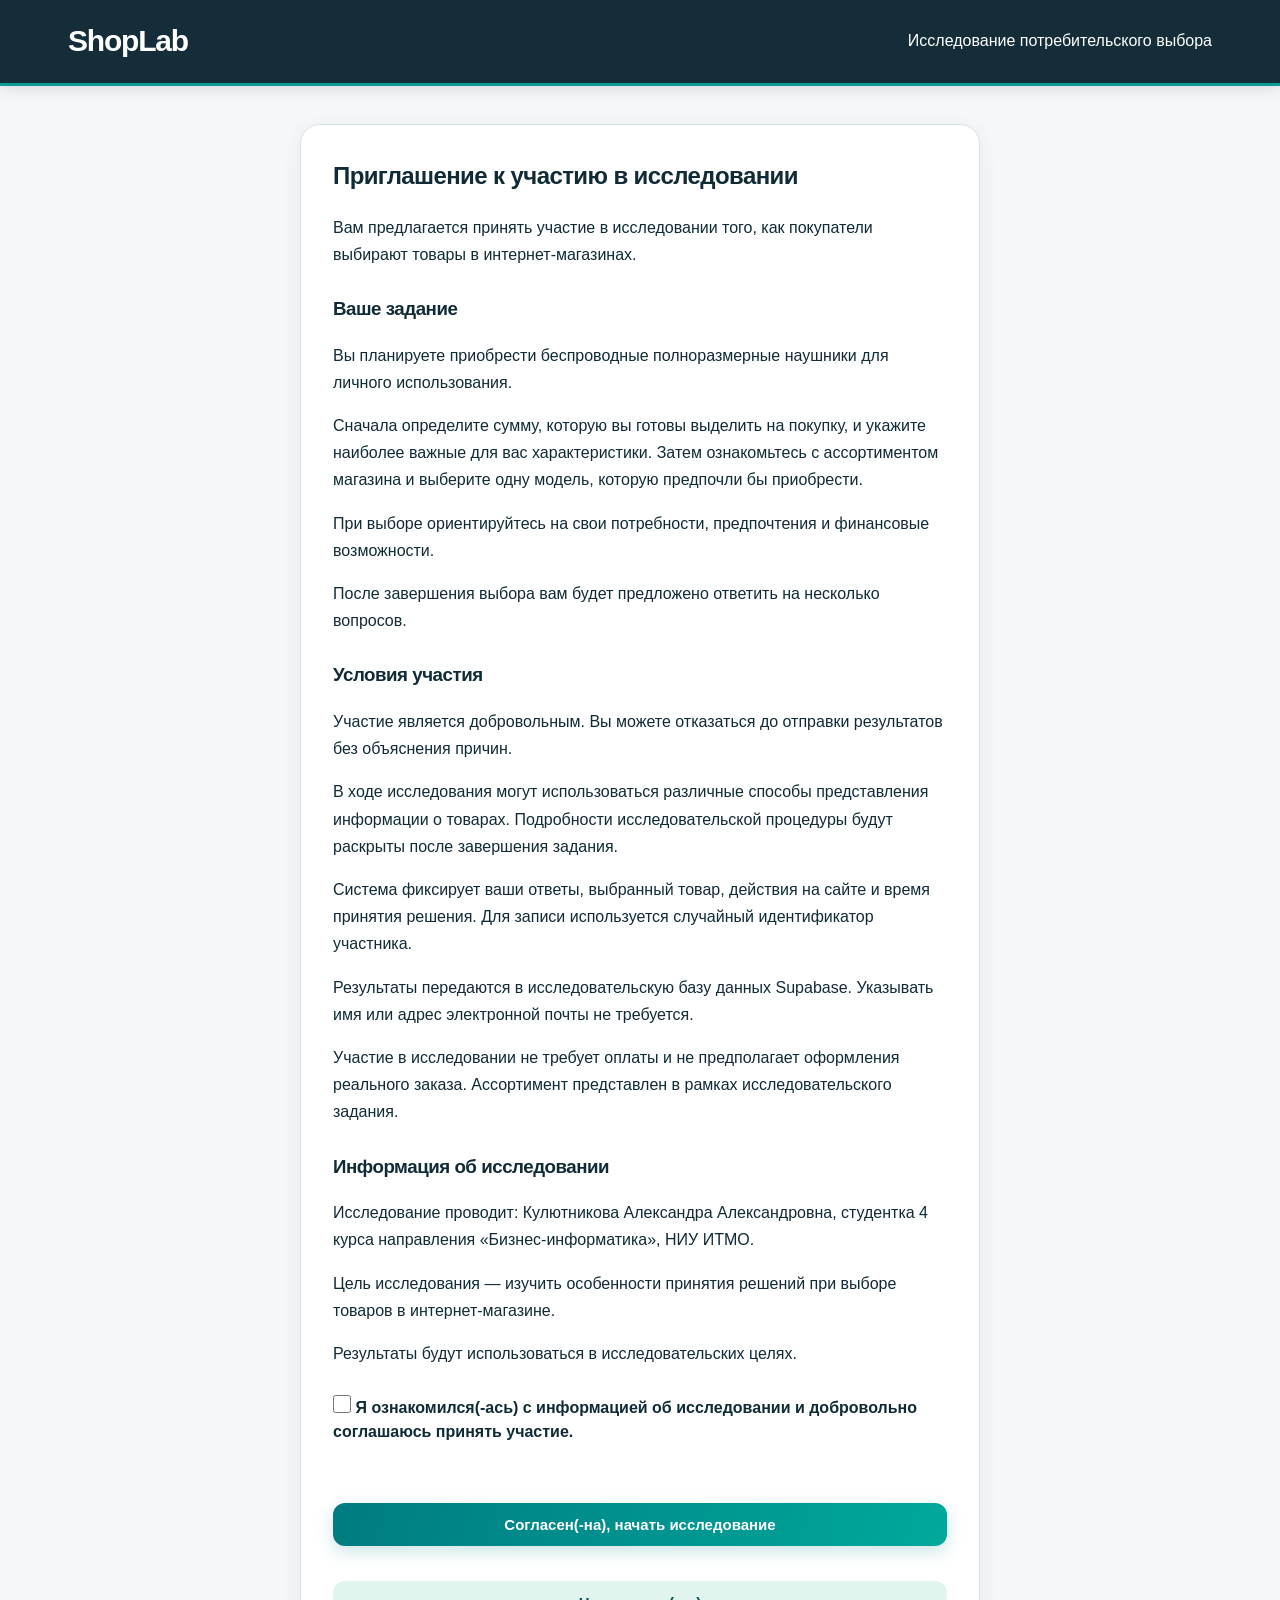
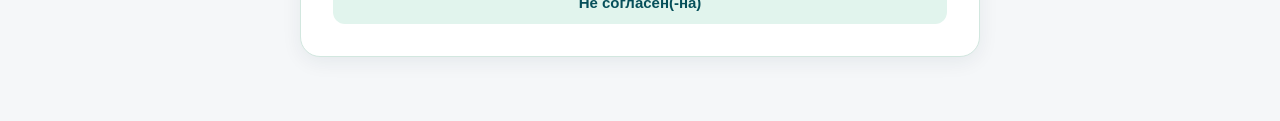
<file: index.html>
<!DOCTYPE html>
<html lang="ru">
<head>
    <meta charset="UTF-8">
    <meta name="viewport"
          content="width=device-width, initial-scale=1.0">

    <title>ShopLab — Участие в исследовании</title>

    <link rel="stylesheet" href="style.css">
    <script src="consent.js" defer></script>
</head>
<body>

<header class="header">
    <div class="header-inner">
        <h1>ShopLab</h1>
        <span>Исследование потребительского выбора</span>
    </div>
</header>

<main class="container">
    <section class="questionnaire">

        <h2>Приглашение к участию в исследовании</h2>
        <p>Вам предлагается принять участие в исследовании того, как покупатели выбирают товары в интернет-магазинах.</p>
        <h3>Ваше задание</h3>
        <p>Вы планируете приобрести беспроводные полноразмерные наушники для личного использования.</p>
        <p>Сначала определите сумму, которую вы готовы выделить на покупку, и укажите наиболее важные для вас характеристики. Затем ознакомьтесь с ассортиментом магазина и выберите одну модель, которую предпочли бы приобрести.</p>
        <p>При выборе ориентируйтесь на свои потребности, предпочтения и финансовые возможности.</p>
        <p>После завершения выбора вам будет предложено ответить на несколько вопросов.</p>
        <h3>Условия участия</h3>
        <p>Участие является добровольным. Вы можете отказаться до отправки результатов без объяснения причин.</p>
        <p>В ходе исследования могут использоваться различные способы представления информации о товарах. Подробности исследовательской процедуры будут раскрыты после завершения задания.</p>
        <p>Система фиксирует ваши ответы, выбранный товар, действия на сайте и время принятия решения. Для записи используется случайный идентификатор участника.</p>
        <p>Результаты передаются в исследовательскую базу данных Supabase. Указывать имя или адрес электронной почты не требуется.</p>
        <p>Участие в исследовании не требует оплаты и не предполагает оформления реального заказа. Ассортимент представлен в рамках исследовательского задания.</p>
        <h3>Информация об исследовании</h3>
        <p>Исследование проводит: Кулютникова Александра Александровна, студентка 4 курса направления «Бизнес-информатика», НИУ ИТМО.</p>
        <p>Цель исследования — изучить особенности принятия решений при выборе товаров в интернет-магазине.</p>
        <p>Результаты будут использоваться в исследовательских целях.</p>

        <form id="consent-form">

            <label class="consent-option">
                <input
                    type="checkbox"
                    id="consent-checkbox"
                    required>

                Я ознакомился(-ась) с информацией
                об исследовании и добровольно
                соглашаюсь принять участие.
            </label>

            <button type="submit">
                Согласен(-на), начать исследование
            </button>

            <button
                type="button"
                id="decline-button"
                class="secondary-button">
                Не согласен(-на)
            </button>

        </form>

        <p id="decline-message" class="hidden">
            Вы отказались от участия.
            Никакие ответы в рамках этого
            прохождения не были отправлены.
            Спасибо за уделённое время.
        </p>

    </section>
</main>

</body>
</html>
</file>
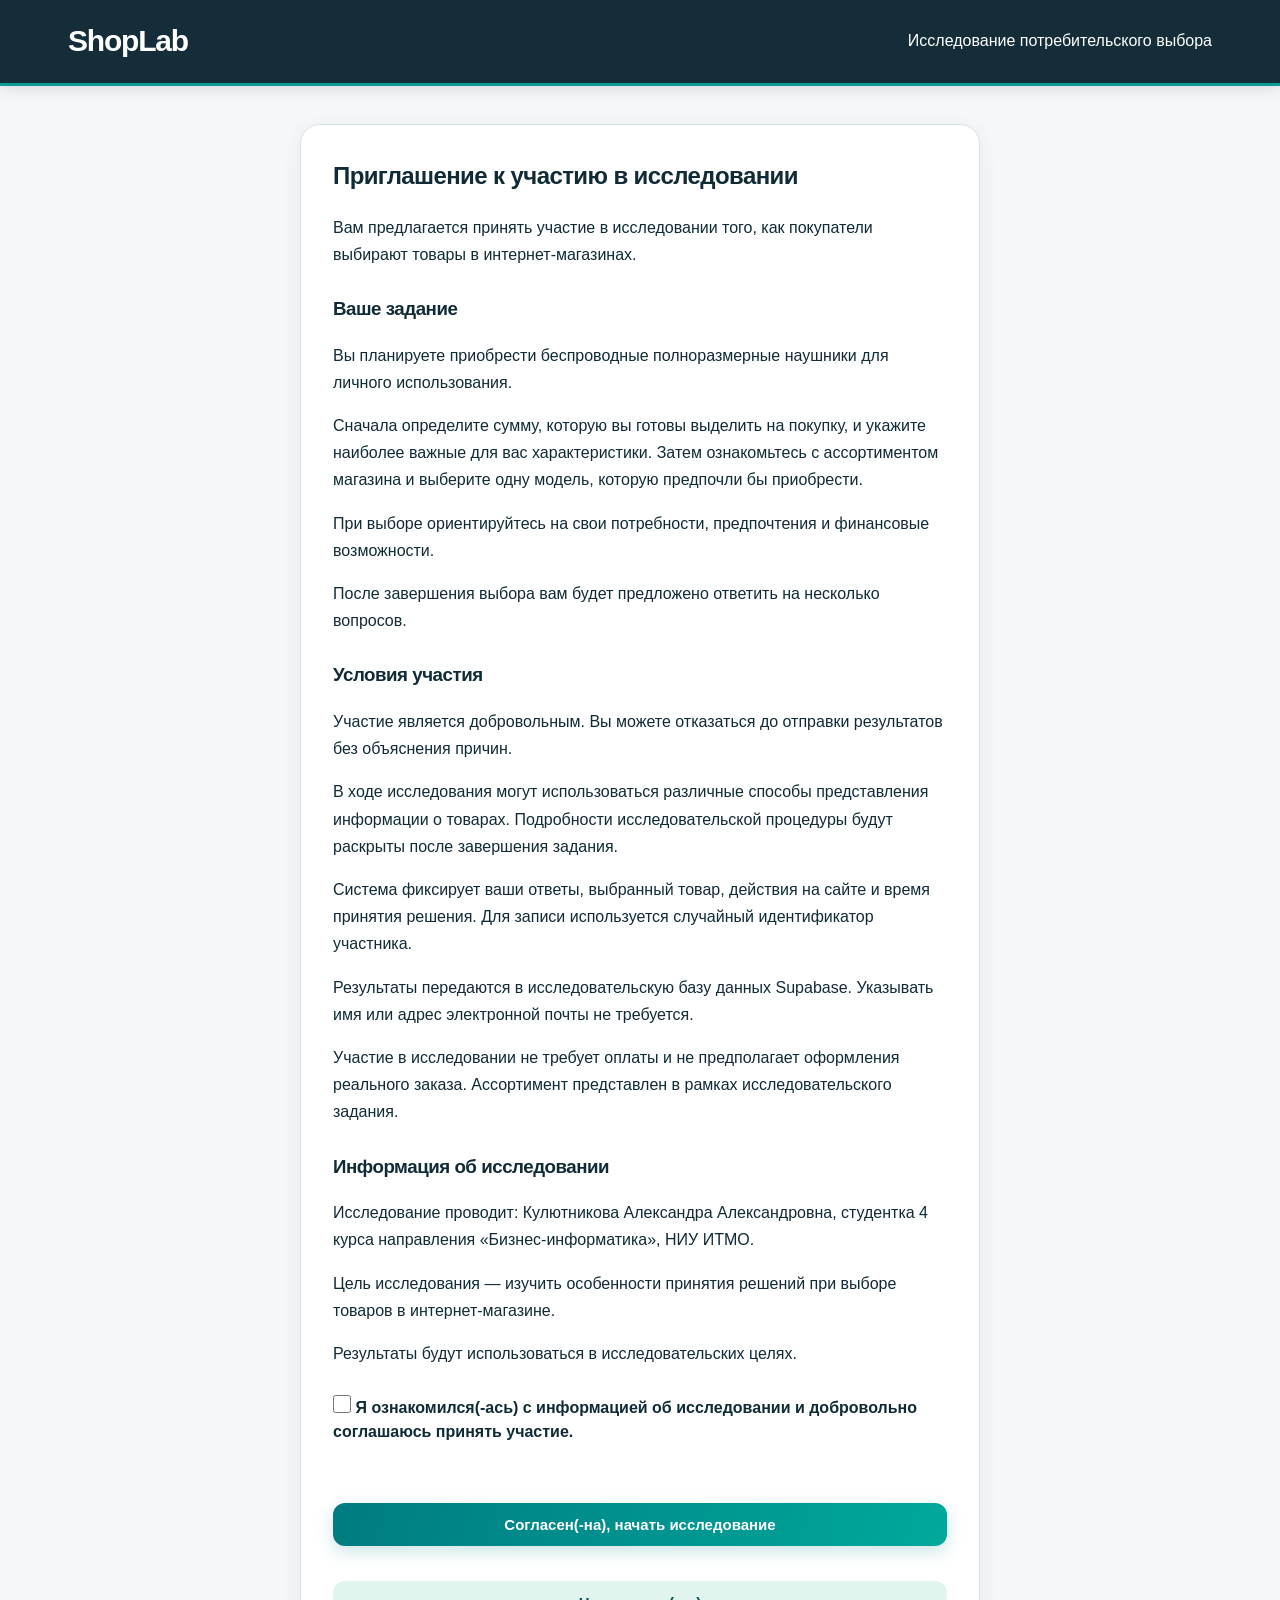
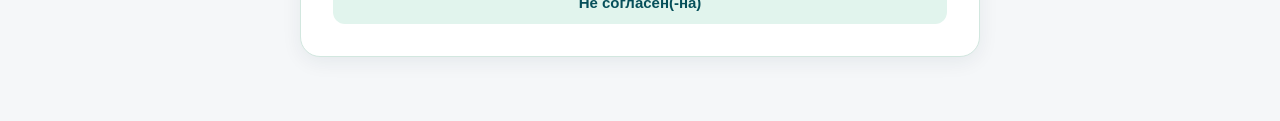
<file: cart.html>
<!DOCTYPE html>
<html lang="ru">
<head>
    <meta charset="UTF-8">
    <meta name="viewport"
          content="width=device-width, initial-scale=1.0">

    <title>ShopLab — Корзина</title>

    <link rel="stylesheet" href="style.css">

    <script src="tracking.js" defer></script>
    <script src="store-nav.js" defer></script>
    <script src="products.js" defer></script>
    <script src="pricing.js" defer></script>
    <script src="cart.js" defer></script>
</head>

<body>
<header class="header store-header">
    <div class="header-inner store-header-main">
        <a class="store-brand" href="catalog.html#store-top" aria-label="ShopLab — главная страница магазина">
            <span class="store-brand-icon" aria-hidden="true">♫</span>
            <span>ShopLab<small>аудиотехника</small></span>
        </a>
        <a href="cart.html" class="cart-link store-cart-link" aria-label="Открыть корзину">
            <span aria-hidden="true">🛒</span> Корзина <span class="store-cart-count" id="cart-count">0</span>
        </a>
    </div>
    <nav class="store-nav" aria-label="Разделы магазина">
        <div class="store-nav-inner">
            <a href="catalog.html#store-top" class="store-nav-home">Главная</a>
            <a href="catalog.html#products" class="store-nav-catalog">Каталог</a>
            <a href="catalog.html#about-store" class="store-nav-about">О магазине</a>
        </div>
    </nav>
</header>

<main class="container">
    <nav class="breadcrumbs" aria-label="Навигационная цепочка"><a href="catalog.html#store-top">Главная</a> / <a href="catalog.html#products">Каталог</a> / Корзина</nav>
    <section class="questionnaire">
        <h2>Ваша корзина</h2>

        <p class="subtitle">
            Сравните добавленные модели и подтвердите окончательный выбор.
        </p>

        <div id="cart-product"></div>

        <div id="cart-price-details"
             class="price-details"></div>

        <div class="cart-actions">
            <button id="confirm-cart"
                    type="button">
                Подтвердить выбор
            </button>

            <button id="change-product"
                    type="button"
                    class="secondary-button">
                Вернуться к товарам
            </button>

            <button id="remove-product"
                    type="button"
                    class="secondary-button">
                Удалить выбранный товар из корзины
            </button>
        </div>

        <p id="cart-message" class="hidden"></p>
    </section>
</main>
</body>
</html>
</file>
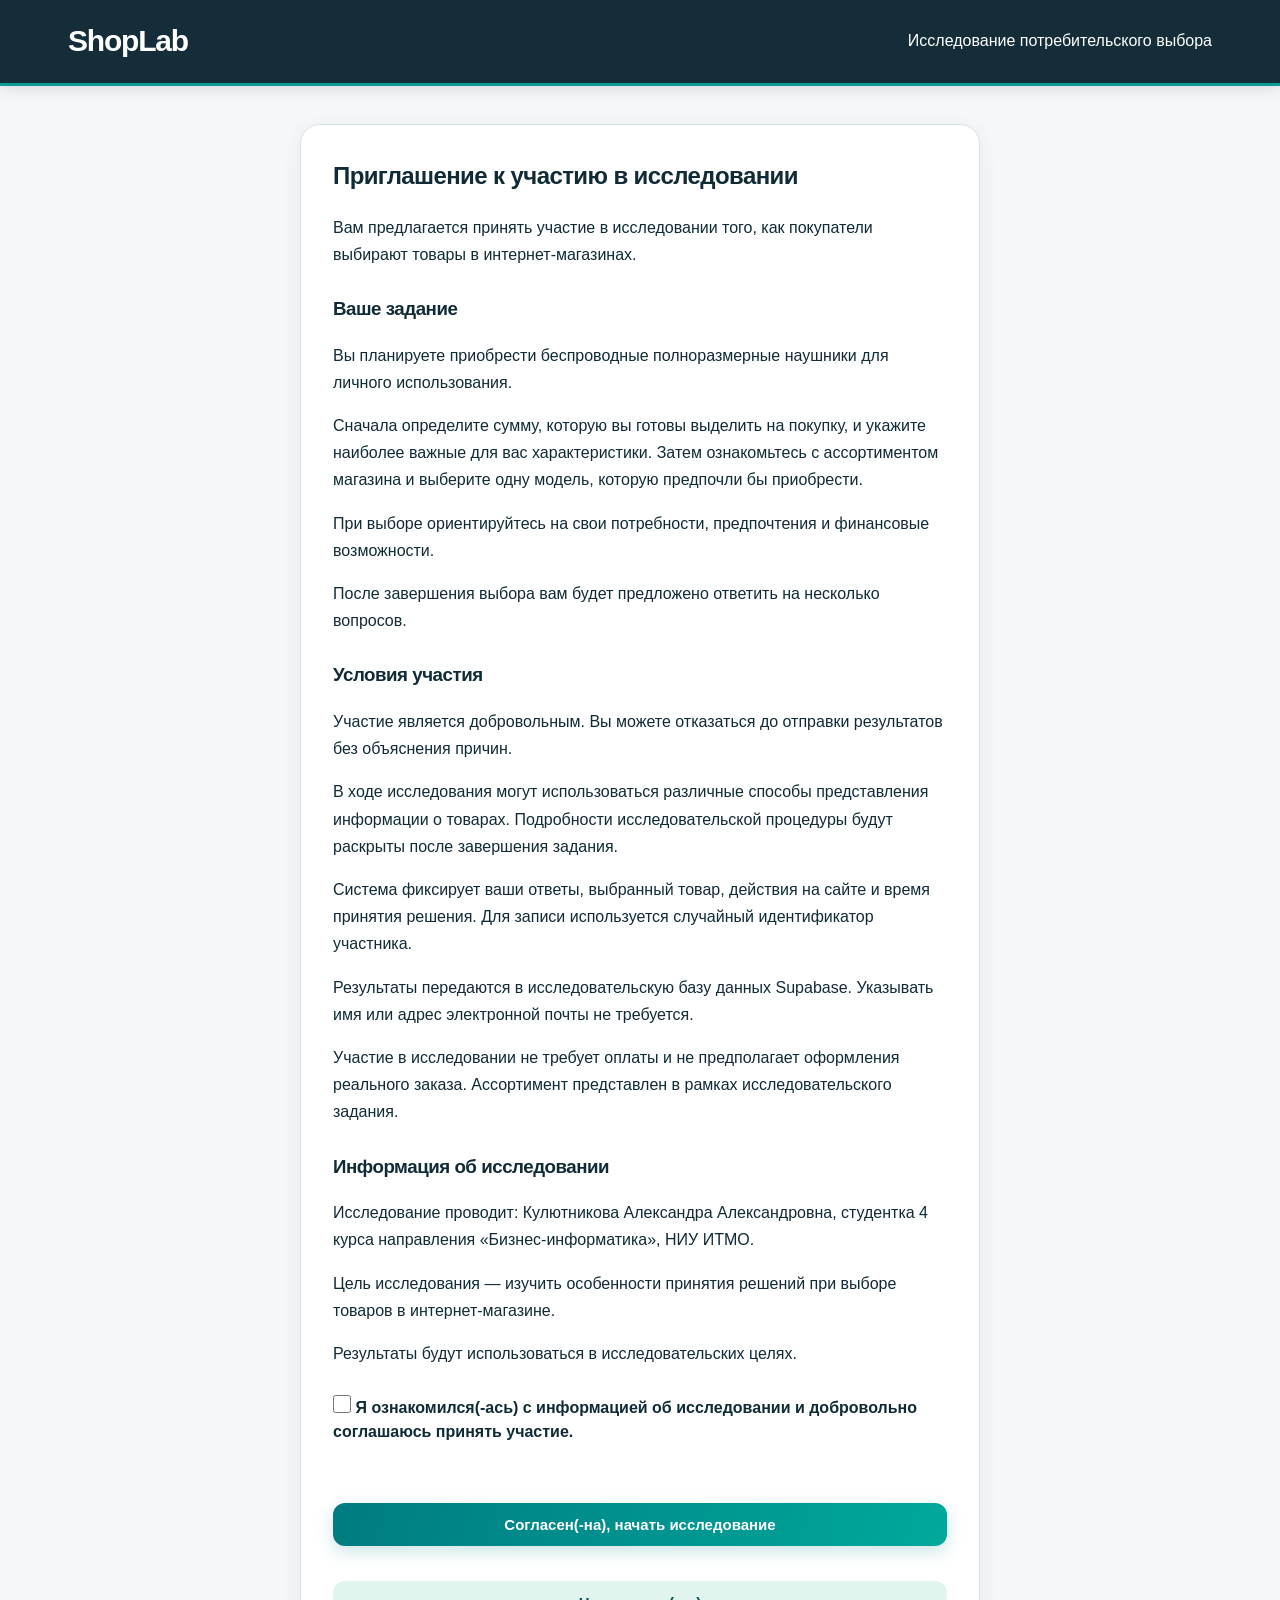
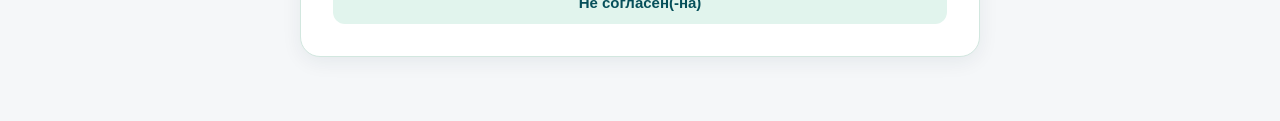
<file: catalog.html>
<!DOCTYPE html>
<html lang="ru">
<head>
    <meta charset="UTF-8">
    <meta name="viewport"
          content="width=device-width, initial-scale=1.0">

    <title>ShopLab — Каталог</title>

    <link rel="stylesheet" href="style.css">

    <script src="experiment.js" defer></script>
    <script src="tracking.js" defer></script>
    <script src="store-nav.js" defer></script>
    <script src="products.js" defer></script>
    <script src="pricing.js" defer></script>
    <script src="reviews.js" defer></script>
    <script src="script.js" defer></script>
</head>
<body>

<header class="header store-header">
    <div class="header-inner store-header-main">
        <a class="store-brand" href="catalog.html#store-top" aria-label="ShopLab — главная страница магазина">
            <span class="store-brand-icon" aria-hidden="true">♫</span>
            <span>ShopLab<small>аудиотехника</small></span>
        </a>
        <a href="cart.html" class="cart-link store-cart-link" aria-label="Открыть корзину">
            <span aria-hidden="true">🛒</span> Корзина <span class="store-cart-count" id="cart-count">0</span>
        </a>
    </div>
    <nav class="store-nav" aria-label="Разделы магазина">
        <div class="store-nav-inner">
            <a href="catalog.html#store-top" class="store-nav-home">Главная</a>
            <a href="catalog.html#products" class="store-nav-catalog">Каталог</a>
            <a href="catalog.html#about-store" class="store-nav-about">О магазине</a>
        </div>
    </nav>
</header>

<main class="container" id="store-top">
    <nav class="breadcrumbs" aria-label="Навигация"><a href="catalog.html#store-top">Главная</a> / <a href="catalog.html#products">Каталог</a> / Наушники</nav>
    <h2>Выберите наушники</h2>

    <p class="subtitle">
        Сравните модели, добавьте интересующие
        товары в корзину и выберите один
        для окончательного подтверждения.
    </p>

    <section id="about-store" class="store-about store-about-compact" aria-label="О магазине">
        <div class="store-about-icon" aria-hidden="true">♫</div>
        <div>
            <h2>О ShopLab</h2>
            <p>Магазин аудиотехники с подборкой беспроводных полноразмерных наушников. Сравните модели по характеристикам и стоимости.</p>
        </div>
    </section>

    <div class="catalog-toolbar">
        <div class="catalog-toolbar-summary">Каталог <span>· 6 моделей</span></div>
        <div class="catalog-sort-control">
            <label for="catalog-sort">Сортировка</label>
            <select id="catalog-sort" aria-label="Сортировка товаров">
                <option value="default">По умолчанию</option>
                <option value="price_asc">Сначала дешевле</option>
                <option value="price_desc">Сначала дороже</option>
            </select>
        </div>
    </div>

    <section
        id="products"
        class="products"
        aria-label="Каталог наушников">
    </section>
</main>

<aside id="cart-panel" class="cart-panel hidden" aria-label="Переход в корзину">
    <span role="status">Товаров в корзине: <strong id="cart-panel-count">0</strong></span>
    <a href="cart.html" class="cart-panel-link">Перейти в корзину →</a>
</aside>
</body>
</html>
</file>
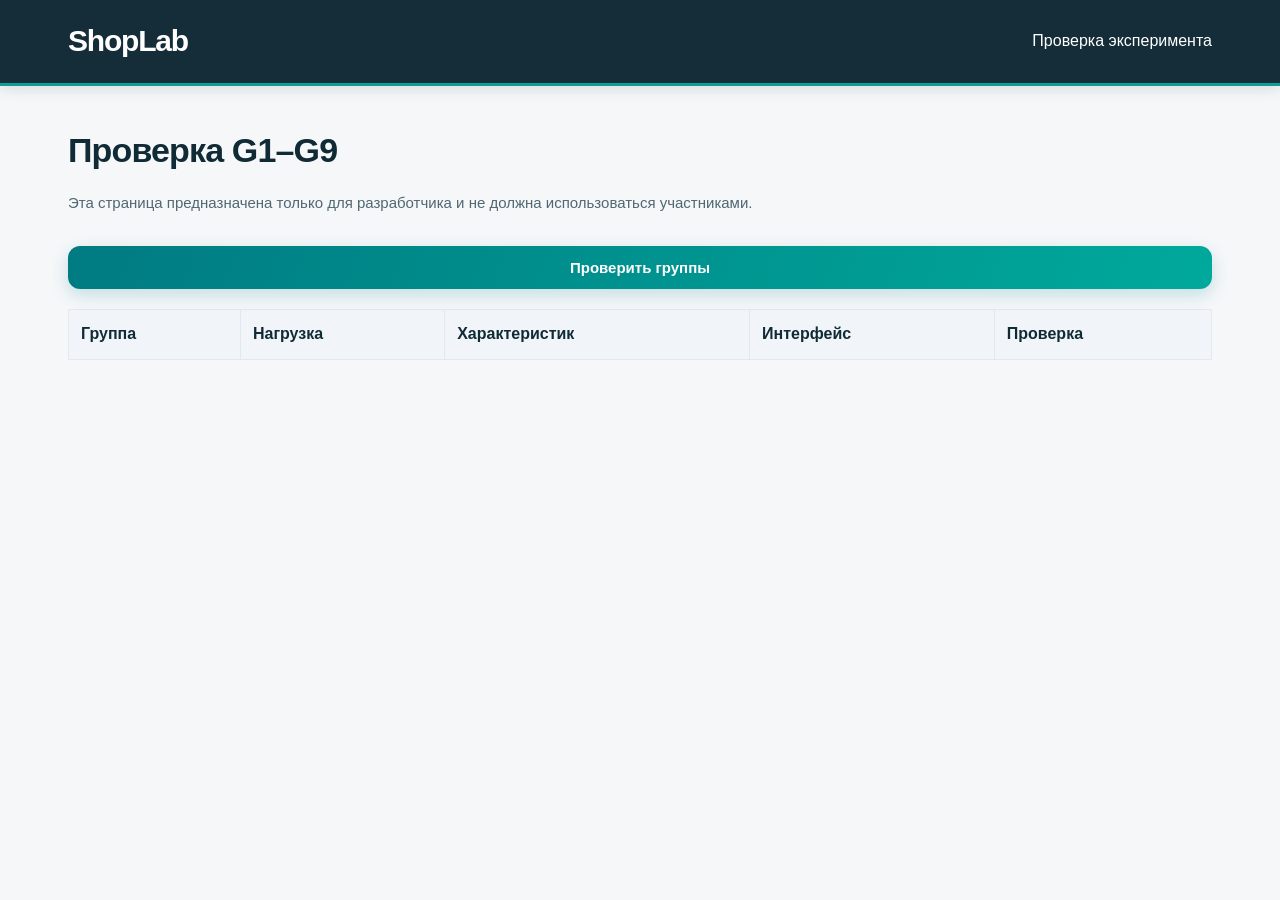
<file: experiment-check.html>
<!DOCTYPE html>
<html lang="ru">
<head>
    <meta charset="UTF-8">
    <meta name="viewport"
          content="width=device-width, initial-scale=1.0">

    <title>ShopLab — Проверка эксперимента</title>

    <link rel="stylesheet" href="style.css">

    <style>
        .check-table {
            width: 100%;
            border-collapse: collapse;
            background: white;
            margin-top: 20px;
        }

        .check-table th,
        .check-table td {
            border: 1px solid #e2e8f0;
            padding: 12px;
            text-align: left;
        }

        .check-table th {
            background: #f1f5f9;
        }

        .check-pass {
            color: #15803d;
            font-weight: bold;
        }

        .check-fail {
            color: #b91c1c;
            font-weight: bold;
        }

        .check-table-wrap {
            overflow-x: auto;
        }
    </style>
</head>
<body>

<header class="header">
    <div class="header-inner">
        <h1>ShopLab</h1>
        <span>Проверка эксперимента</span>
    </div>
</header>

<main class="container">
    <h2>Проверка G1–G9</h2>

    <p class="subtitle">
        Эта страница предназначена только
        для разработчика и не должна
        использоваться участниками.
    </p>

    <button id="run-check" type="button">
        Проверить группы
    </button>

    <div class="check-table-wrap">
        <table class="check-table">
            <thead>
                <tr>
                    <th>Группа</th>
                    <th>Нагрузка</th>
                    <th>Характеристик</th>
                    <th>Интерфейс</th>
                    <th>Проверка</th>
                </tr>
            </thead>

            <tbody id="check-results"></tbody>
        </table>
    </div>
</main>

<script src="experiment.js"></script>

<script>
        
    const expectedGroups = [
        { group: "G1", load: "low", pattern: "neutral" },
        { group: "G2", load: "low", pattern: "hidden_costs" },
        { group: "G3", load: "low", pattern: "visual_misdirection" },

        { group: "G4", load: "medium", pattern: "neutral" },
        { group: "G5", load: "medium", pattern: "hidden_costs" },
        { group: "G6", load: "medium", pattern: "visual_misdirection" },

        { group: "G7", load: "high", pattern: "neutral" },
        { group: "G8", load: "high", pattern: "hidden_costs" },
        { group: "G9", load: "high", pattern: "visual_misdirection" }
    ];


    const attributeCounts = {
        low: 4,
        medium: 8,
        high: 12
    };

    
document.getElementById("run-check")
    .addEventListener("click", function() {

        const tbody =
            document.getElementById("check-results");

        tbody.innerHTML = "";

        expectedGroups.forEach(function(expected) {

            const actual = experimentalConditions.find(
                item => item.group === expected.group
            );

            const correct =
                actual !== undefined &&
                actual.load === expected.load &&
                actual.pattern === expected.pattern;

            const count = actual
                ? attributeCounts[actual.load]
                : "—";

            const row = document.createElement("tr");

            const values = [
                expected.group,
                actual?.load ?? "Не найдена",
                count ?? "Неизвестно",
                actual?.pattern ?? "Не найден",
                correct ? "✓ OK" : "✗ Ошибка"
            ];

            values.forEach(function(value, index) {
                const cell = document.createElement("td");

                cell.textContent = value;

                if (index === 4) {
                    cell.className = correct
                        ? "check-pass"
                        : "check-fail";
                }

                row.appendChild(cell);
            });

            tbody.appendChild(row);
        });

        const actualGroupNames = experimentalConditions.map(
            item => item.group
        );

        const uniqueGroupNames =
            new Set(actualGroupNames);

        if (
            experimentalConditions.length !== 9 ||
            uniqueGroupNames.size !== 9
        ) {
            alert(
                "Внимание: количество групп или " +
                "уникальность их названий нарушены!"
            );
        }
    });



</script>

</body>
</html>
</file>
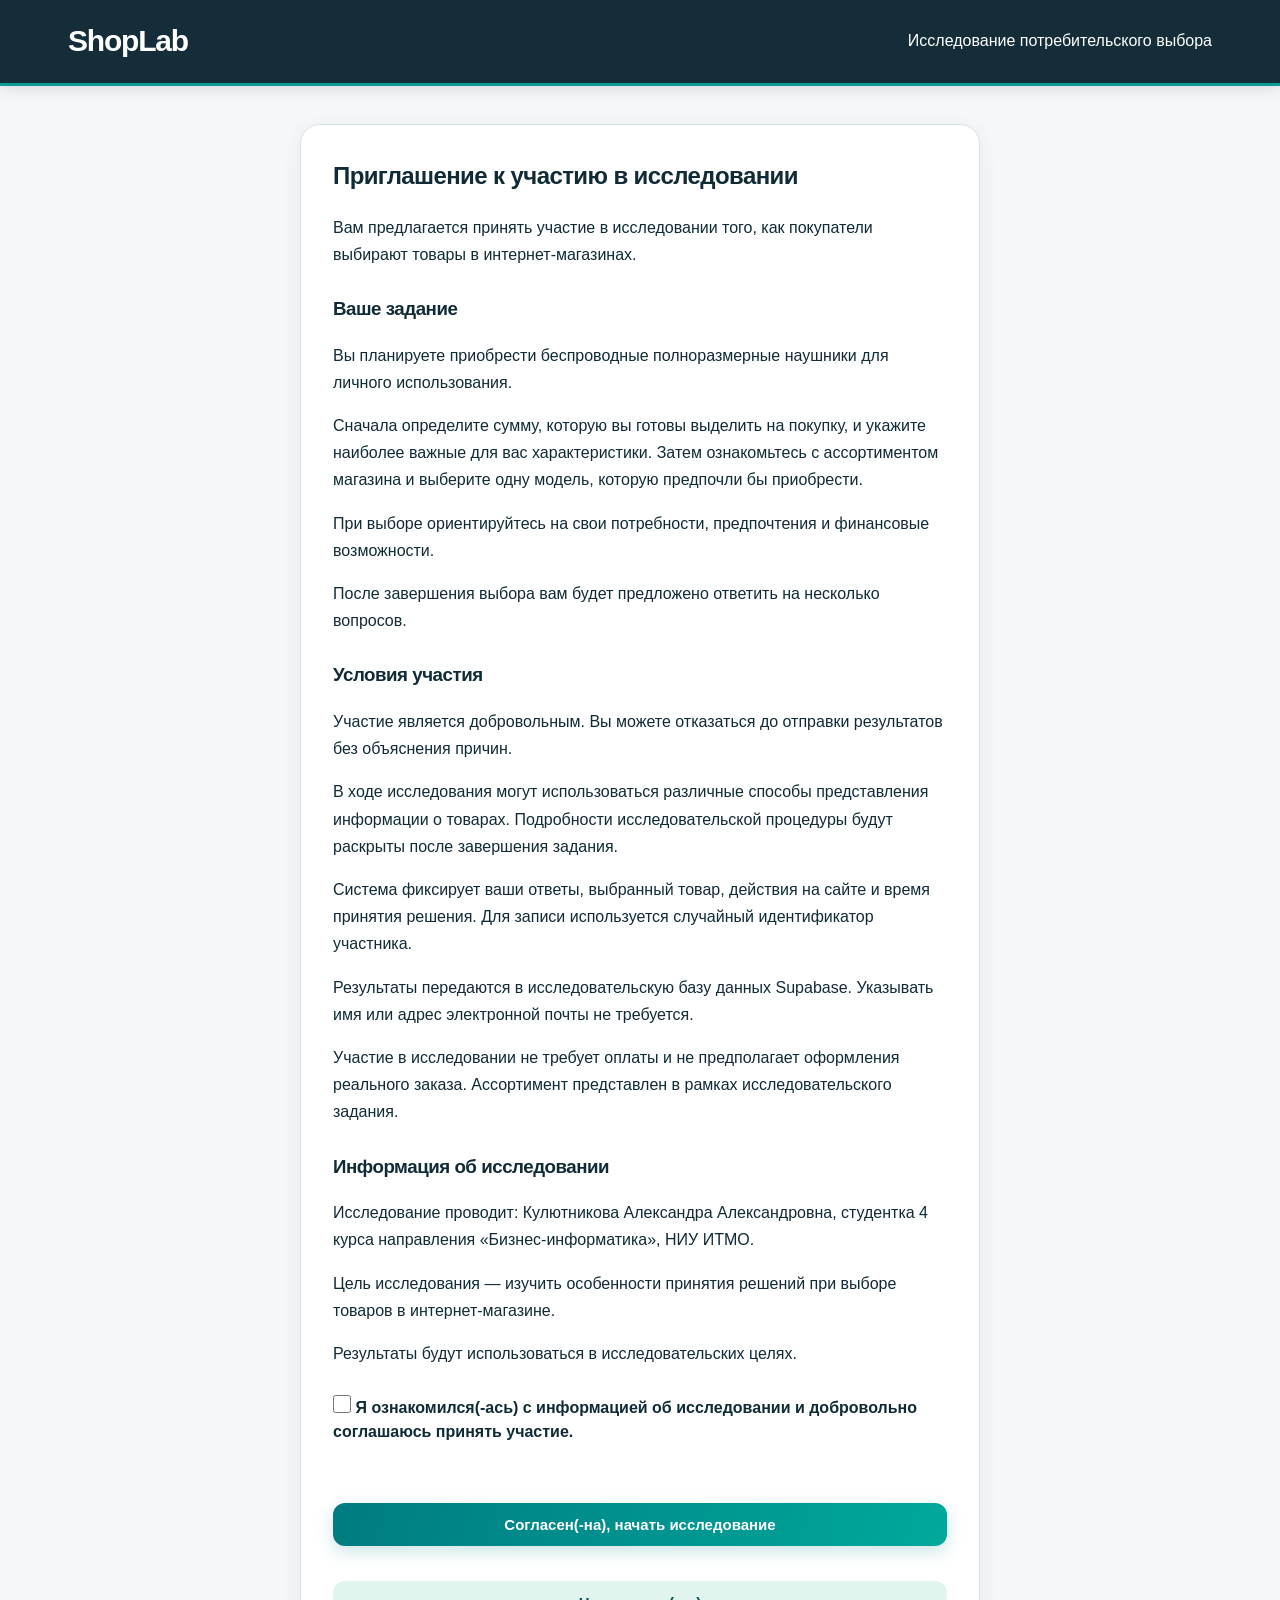
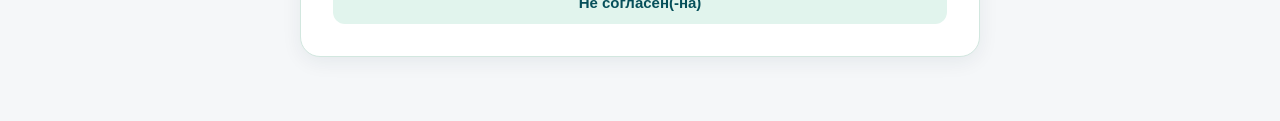
<file: preferences.html>
<!DOCTYPE html>
<html lang="ru">
<head>
    <meta charset="UTF-8">
    <meta name="viewport"
          content="width=device-width, initial-scale=1.0">
    <title>ShopLab — Предпочтения</title>
    <link rel="stylesheet" href="style.css">
    <script src="experiment.js" defer></script>
    <script src="products.js" defer></script>
    <script src="pricing.js" defer></script>
    <script src="preferences.js" defer></script>
</head>
<body>

<header class="header">
    <div class="header-inner">
        <h1>ShopLab</h1>
        <span>Этап 1: Ваши предпочтения</span>
    </div>
</header>

<main class="container">
    <section class="questionnaire">

        <h2>Расскажите о своих предпочтениях</h2>

        <p class="subtitle">
                Представьте, что вы выбираете беспроводные
                наушники для личного использования.

                Сначала укажите свой бюджет и оцените
                важность характеристик.

                Затем вы сможете сравнить несколько моделей
                и добавить интересующие товары в корзину.

                В конце необходимо выбрать одну модель,
                которую вы предпочли бы приобрести.
                Принимайте решение так, как если бы покупали наушники за собственные средства.
        </p>

        <form id="preferences-form">

            <label for="budget">
                    Какую максимальную сумму в рублях
                    вы готовы потратить на покупку наушников?
            </label>

            <div class="field">
                <input
                    type="number"
                    id="budget"
                    step="1"
                    required
                >
                <span>₽</span>
            </div>

            <h3>Насколько важны характеристики?</h3>

            <p class="subtitle">
                Оцените каждую характеристику
                по шкале от 1 до 5.
            </p>

            <label for="battery">
                Время автономной работы
            </label>
            <select id="battery" required>
                <option value="">Выберите оценку</option>
                <option value="1">1 — Совсем не важно</option>
                <option value="2">2 — Скорее не важно</option>
                <option value="3">3 — Умеренно важно</option>
                <option value="4">4 — Важно</option>
                <option value="5">5 — Очень важно</option>
            </select>

            <label for="noise">
                Наличие шумоподавления
            </label>
            <select id="noise" required>
                <option value="">Выберите оценку</option>
                <option value="1">1 — Совсем не важно</option>
                <option value="2">2 — Скорее не важно</option>
                <option value="3">3 — Умеренно важно</option>
                <option value="4">4 — Важно</option>
                <option value="5">5 — Очень важно</option>
            </select>

            <label for="weight">
                Небольшой вес наушников
            </label>
            <select id="weight" required>
                <option value="">Выберите оценку</option>
                <option value="1">1 — Совсем не важно</option>
                <option value="2">2 — Скорее не важно</option>
                <option value="3">3 — Умеренно важно</option>
                <option value="4">4 — Важно</option>
                <option value="5">5 — Очень важно</option>
            </select>

            <label for="warranty">
                Продолжительность гарантии
            </label>
            <select id="warranty" required>
                <option value="">Выберите оценку</option>
                <option value="1">1 — Совсем не важно</option>
                <option value="2">2 — Скорее не важно</option>
                <option value="3">3 — Умеренно важно</option>
                <option value="4">4 — Важно</option>
                <option value="5">5 — Очень важно</option>
            </select>

            <button type="submit">
                Продолжить к выбору товаров
            </button>

        </form>
    </section>
</main>

<script src="number-input-fix.js" defer></script>

</body>
</html>
</file>
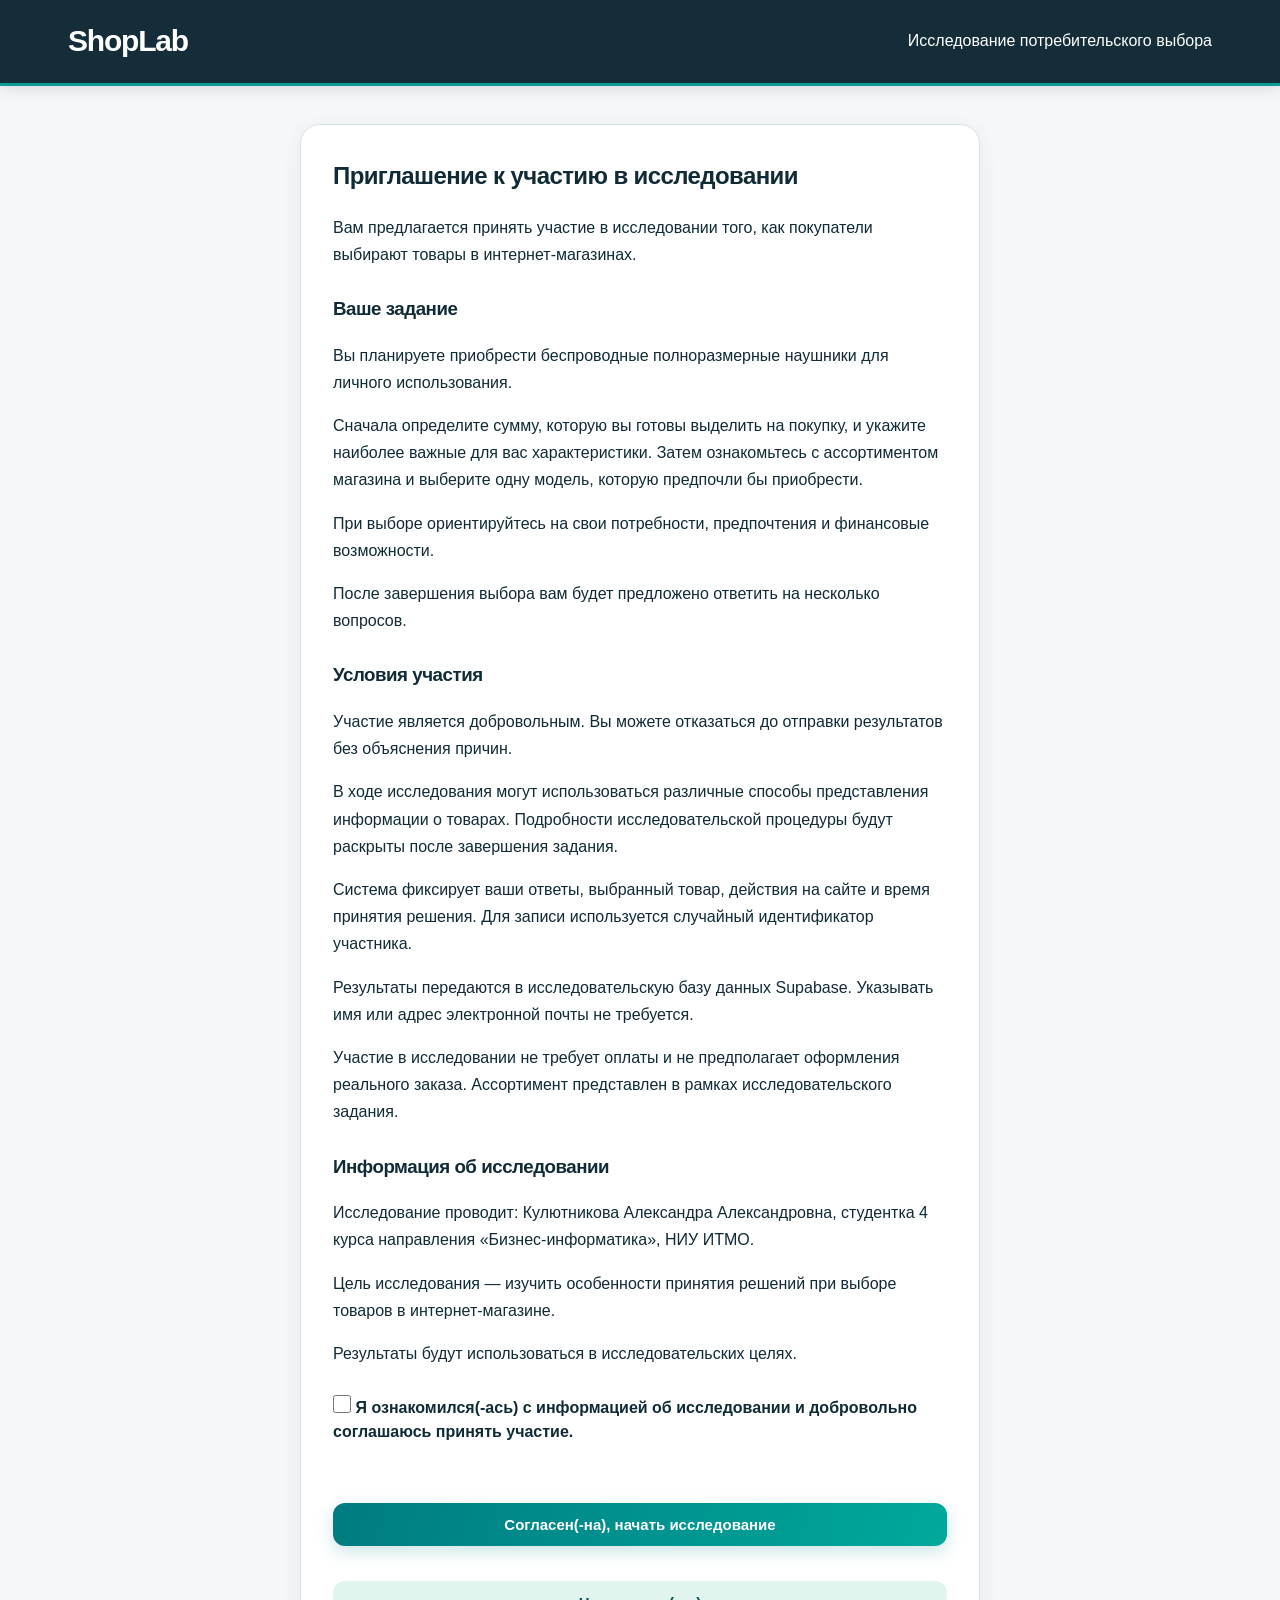
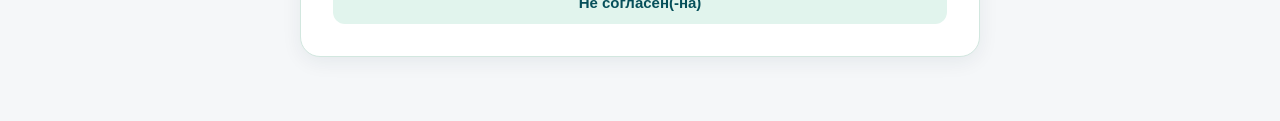
<file: survey.html>
<!DOCTYPE html>
<html lang="ru">
<head>
    <meta charset="UTF-8">
    <meta name="viewport"
          content="width=device-width, initial-scale=1.0">

    <title>ShopLab — Заключительная анкета</title>

    <link rel="stylesheet" href="style.css">

    <script src="tracking.js" defer></script>
    <script src="database.js" defer></script>
    <script src="products.js" defer></script>
    <script src="pricing.js" defer></script>
    <script src="choice-analysis.js" defer></script>
    <script src="survey.js" defer></script>
</head>
<body>

<header class="header">
    <div class="header-inner">
        <h1>ShopLab</h1>
        <span>Заключительная анкета</span>
    </div>
</header>

<main class="container">
    <section class="questionnaire">

        <div id="survey-intro">
            <h2>Несколько вопросов о вашем выборе</h2>

            <p class="subtitle">
                Пожалуйста, отвечайте исходя
                из собственных впечатлений.
                Здесь нет правильных или
                неправильных ответов.
            </p>
        </div>

        <form id="survey-form">

            <label for="difficulty">
                Насколько сложно было выбрать товар?
            </label>
            <select id="difficulty" required>
                <option value="">Выберите ответ</option>
                <option value="1">1 — Очень легко</option>
                <option value="2">2 — Скорее легко</option>
                <option value="3">3 — Умеренно сложно</option>
                <option value="4">4 — Скорее сложно</option>
                <option value="5">5 — Очень сложно</option>
            </select>

            <label for="confidence">
                Насколько вы уверены в своём выборе?
            </label>
            <select id="confidence" required>
                <option value="">Выберите ответ</option>
                <option value="1">1 — Совсем не уверен(а)</option>
                <option value="2">2 — Скорее не уверен(а)</option>
                <option value="3">3 — Умеренно уверен(а)</option>
                <option value="4">4 — Скорее уверен(а)</option>
                <option value="5">5 — Полностью уверен(а)</option>
            </select>

            <label for="noticed">
                Заметили ли вы элементы оформления
                или представления информации,
                которые могли повлиять на ваш выбор?
            </label>
            <select id="noticed" required>
                <option value="">Выберите ответ</option>
                <option value="yes">Да</option>
                <option value="no">Нет</option>
                <option value="unsure">Не уверен(а)</option>
            </select>

            <label for="noticed-description">
                Если заметили, опишите эти элементы
                своими словами (необязательно).
            </label>
            <textarea
                id="noticed-description"
                rows="4"
                placeholder="Ваш ответ"></textarea>

            <label for="price-awareness">
                Вспомните итоговую стоимость выбранных
                наушников на момент подтверждения выбора.
            </label>
            <div class="field">
                <input
                    id="price-awareness"
                    type="number"
                    min="0"
                    step="1"
                    placeholder="Сумма">
                <span>₽</span>
            </div>


            <p class="subtitle">
                Если вы не помните стоимость,
                оставьте поле пустым.
            </p>

            <div id="budget-reason-section" class="conditional-question hidden">
                <label for="budget-reason">
                    Что в наибольшей степени повлияло на решение
                    выбрать модель дороже указанного бюджета?
                </label>
                <select id="budget-reason">
                    <option value="">Выберите ответ</option>
                    <option value="features">Характеристики оказались важнее цены</option>
                    <option value="alternatives">Другие модели подходили меньше</option>
                    <option value="unnoticed">Не обратил(а) внимания на итоговую стоимость</option>
                    <option value="approximate">Бюджет был приблизительным</option>
                    <option value="other">Другая причина</option>
                </select>
                <label for="budget-reason-other" id="budget-reason-other-label" class="hidden">
                    Укажите другую причину (необязательно)
                </label>
                <textarea id="budget-reason-other" rows="3" class="hidden"></textarea>
            </div>

            <label for="pressure">
                В какой степени оформление магазина
                повлияло на ваш выбор товара?
            </label>
            <select id="pressure" required>
                <option value="">Выберите ответ</option>
                <option value="1">1 — Совсем не побуждало</option>
                <option value="2">2 — Скорее не побуждало</option>
                <option value="3">3 — Умеренно</option>
                <option value="4">4 — Скорее сильно</option>
                <option value="5">5 — Очень сильно</option>
            </select>

            <label for="realism">Насколько ваш выбор соответствовал тому, как вы приняли бы решение при покупке за собственные средства?</label>
            <select id="realism" required>
                <option value="">Выберите ответ</option>
                <option value="1">1 — Совершенно не соответствовал</option>
                <option value="2">2 — Скорее не соответствовал</option>
                <option value="3">3 — Частично соответствовал</option>
                <option value="4">4 — Скорее соответствовал</option>
                <option value="5">5 — Полностью соответствовал</option>
            </select>
            <button type="submit">
                Завершить и сохранить результаты
            </button>

        </form>

        
        <section id="finish" class="hidden">

            <h3>Исследование завершено</h3>

            <p>
                Благодарим вас за участие
                в исследовании ShopLab!
            </p>

            <h3>О чём было исследование?</h3>

            <p>
                Мы изучаем, как количество информации
                о товарах и особенности оформления
                интернет-магазина связаны
                с принятием решений.
            </p>

            <p>
                В разных версиях магазина
                использовались различные способы
                представления информации:
                разное количество характеристик,
                визуальное выделение определённого
                товара и позднее раскрытие
                обязательного сервисного сбора.
            </p>

            <p>
                Эти особенности были созданы
                специально для исследования.
                Все товары вымышленные, а отзывы и имена их авторов
                подготовлены специально для исследовательского задания
                и не принадлежат реальным покупателям.
                Реальная покупка не совершалась.
            </p>

            <p>
                Мы просим не обсуждать конкретные
                особенности интерфейса с людьми,
                которые ещё не участвовали
                в исследовании, чтобы не влиять
                на их ожидания.
            </p>

            <p id="save-status-message"
            aria-live="polite">
                Статус сохранения результатов
                отображается здесь.
            </p>

            <button
                id="download-again"
                type="button">
                Скачать копию результатов
            </button>

        </section>


    </section>
</main>

<script src="number-input-fix.js" defer></script>

</body>
</html>
</file>
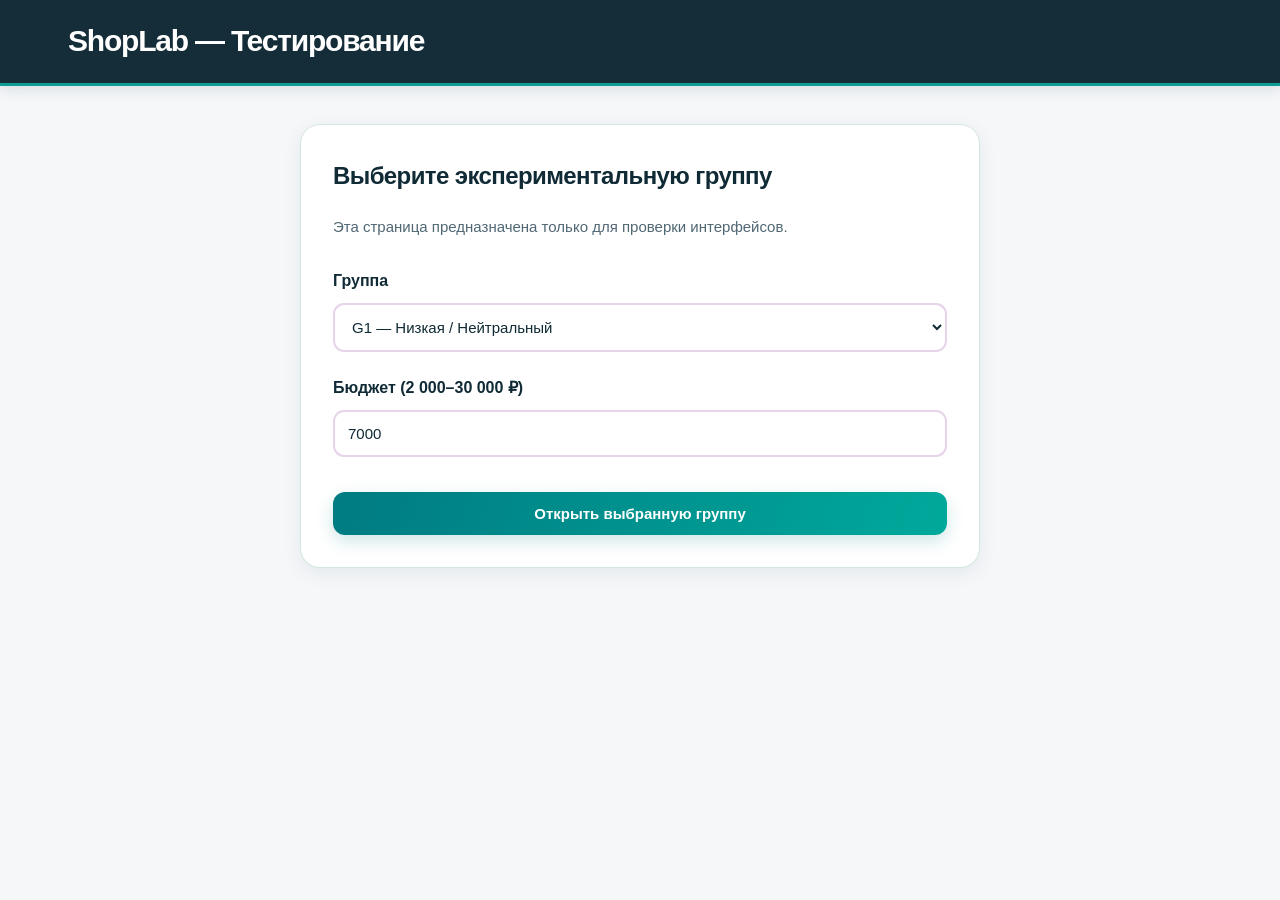
<file: test.html>
<!DOCTYPE html>
<html lang="ru">
<head>
    <meta charset="UTF-8">
    <meta name="viewport"
          content="width=device-width, initial-scale=1.0">
    <title>ShopLab — Тестирование</title>
    <link rel="stylesheet" href="style.css">
</head>
<body>

<header class="header">
    <div class="header-inner">
        <h1>ShopLab — Тестирование</h1>
    </div>
</header>

<main class="container">
    <section class="questionnaire">

        <h2>Выберите экспериментальную группу</h2>

        <p class="subtitle">
            Эта страница предназначена только
            для проверки интерфейсов.
        </p>

        <label for="test-group">Группа</label>

        <select id="test-group">
            <option value="G1">G1 — Низкая / Нейтральный</option>
            <option value="G2">G2 — Низкая / Скрытые расходы</option>
            <option value="G3">G3 — Низкая / Визуальное смещение</option>
            <option value="G4">G4 — Средняя / Нейтральный</option>
            <option value="G5">G5 — Средняя / Скрытые расходы</option>
            <option value="G6">G6 — Средняя / Визуальное смещение</option>
            <option value="G7">G7 — Высокая / Нейтральный</option>
            <option value="G8">G8 — Высокая / Скрытые расходы</option>
            <option value="G9">G9 — Высокая / Визуальное смещение</option>
        </select>

        <label for="test-budget">Бюджет (2 000–30 000 ₽)</label>
        <input id="test-budget" type="number" min="2000" max="30000" step="1" value="7000">
        <button id="launch-test" type="button">
            Открыть выбранную группу
        </button>

    </section>
</main>

<script src="experiment.js"></script>
<script src="products.js"></script>
<script src="pricing.js"></script>

<script>
    document.getElementById("launch-test")
        .addEventListener("click", function() {

        const group = document.getElementById(
            "test-group"
        ).value;

        const condition = experimentalConditions.find(
            item => item.group === group
        );

        const budget = Number(document.getElementById("test-budget").value);
        if (!validBudget(budget)) { alert("Некорректный бюджет"); return; }
        const experiment = {
            participantId: "TEST-" + crypto.randomUUID(),
            group: condition.group,
            cognitiveLoad: condition.load,
            darkPattern: condition.pattern,
            startedAt: new Date().toISOString(),
            testMode: true
        };

        sessionStorage.setItem(
            "shoplab_experiment",
            JSON.stringify(experiment)
        );

        sessionStorage.setItem(
            "shoplab_preferences",
            JSON.stringify({
                budget,
                pricing: calculatePricing(budget),
                battery: 4,
                noise: 3,
                weight: 2,
                warranty: 5
            })
        );

        
        sessionStorage.removeItem("shoplab_cart");
        sessionStorage.removeItem("shoplab_result");
        sessionStorage.removeItem("shoplab_events");
        sessionStorage.removeItem("shoplab_complete");
        sessionStorage.removeItem("shoplab_upload_status");


        sessionStorage.setItem(
            "shoplab_consent",
              JSON.stringify({
                accepted: true,
                acceptedAt: new Date().toISOString(),
                consentVersion: "test-only"
            })
        );
        window.location.href = "catalog.html";
    });
</script>

<script src="number-input-fix.js" defer></script>
</body>
</html>
</file>
<file: style.css>
/* ShopLab — Electric teal / citrus theme, consolidated stylesheet */
:root {
  --ink: #102b35;
  --muted: #506774;
  --teal: #007f83;
  --teal-deep: #064f5a;
  --coral: #ff673b;
  --orange: #f6a51a;
  --yellow: #d8ff54;
  --paper: #f5fbf5;
  --line: #d2e7df;
  --shop-blue: var(--teal);
  --shop-blue-dark: var(--teal-deep);
  --shop-bg: var(--paper);
  --shop-border: var(--line);
  --shop-text: var(--ink);
  --shop-muted: var(--muted);
}
* { box-sizing: border-box; }
html { scroll-behavior: smooth; }
body {
  margin: 0;
  font-family: "Segoe UI", Arial, sans-serif;
  line-height: 1.55;
  color: var(--ink);
  background: radial-gradient(ellipse at 95% 8%, #d6fff0 0%, transparent 34%),
              radial-gradient(ellipse at 0% 45%, #fff0c9 0%, transparent 38%),
              var(--paper);
}
h1, h2, h3 { color: var(--ink); letter-spacing: -.025em; }
a { color: var(--teal); }
a:hover { color: var(--coral); }
.header {
  color: #fff;
  background: linear-gradient(112deg, #063c48 0%, #007f83 52%, #00b5a4 100%);
  border-bottom: 4px solid var(--yellow);
  box-shadow: 0 8px 28px rgba(3, 68, 73, .19);
}
.header-inner {
  max-width: 1200px;
  margin: auto;
  padding: 20px 28px;
  display: flex;
  align-items: center;
  justify-content: space-between;
  gap: 20px;
}
.header h1 { margin: 0; color: #fff; font-size: 30px; font-weight: 850; letter-spacing: -.04em; }
.header a:not(.cart-link) { color: #fff; }
.cart { font-size: 15px; }
.cart-link {
  display: inline-flex;
  align-items: center;
  justify-content: center;
  gap: 6px;
  padding: 11px 17px;
  border-radius: 12px;
  border: 1px solid rgba(255,255,255,.65);
  background: var(--yellow);
  color: #102b35;
  text-decoration: none;
  font-size: 15px;
  font-weight: 750;
  white-space: nowrap;
  transition: background .2s ease, transform .2s ease;
}
.cart-link:hover { background: #ffffff; color: var(--teal-deep); transform: translateY(-2px); }
.container { max-width: 1200px; margin: 38px auto 64px; padding: 0 28px; }
.container > h2 { font-size: clamp(25px, 3vw, 34px); margin: 0 0 10px; font-weight: 850; }
.subtitle { color: var(--muted); font-size: 15px; line-height: 1.65; margin-bottom: 30px; }
.products { display: grid; grid-template-columns: repeat(3, minmax(0,1fr)); gap: 22px; align-items: stretch; }
.product-card {
  position: relative;
  min-width: 0;
  display: flex;
  flex-direction: column;
  padding: 20px;
  background: #fff;
  border: 2px solid var(--line);
  border-radius: 23px;
  box-shadow: 0 9px 0 rgba(0,127,131,.035), 0 16px 35px rgba(3,68,73,.08);
  transition: transform .2s ease, box-shadow .2s ease;
}
.product-card:hover { transform: translateY(-4px); box-shadow: 0 14px 0 rgba(0,127,131,.035), 0 22px 42px rgba(3,68,73,.14); }
.product-image {
  display: flex;
  justify-content: center;
  align-items: center;
  width: 100%;
  height: 230px;
  padding: 10px;
  overflow: hidden;
  margin-bottom: 15px;
  background: #fff;
  border: 1px solid #e1eee8;
  border-radius: 17px;
  font-size: 72px;
}
.product-image img { display: block; width: 100%; height: 100%; object-fit: contain; transition: transform .2s ease; }
.product-card:hover .product-image img { transform: scale(1.035); }
.product-card h3 { font-size: 20px; line-height: 1.35; margin: 8px 0; font-weight: 800; }
.product-card p { color: var(--muted); font-size: 14px; }
.product-card ul { padding-left: 19px; margin: 14px 0; line-height: 1.8; font-size: 13px; flex-grow: 1; color: #415e63; }
.product-card li { margin-bottom: 4px; }
.price { margin: 14px 0 12px; padding-top: 12px; font-size: 29px; line-height: 1.2; font-weight: 850; color: var(--teal-deep); letter-spacing: -.035em; }
.product-card .price { margin-top: auto; }
.price-note { font-size: 12px; color: var(--muted); margin-bottom: 12px; }
button, .button, .btn {
  width: 100%;
  padding: 13px 16px;
  border: 0;
  border-radius: 12px;
  background: linear-gradient(110deg, #007b82, #00a99b);
  color: #fff;
  font-size: 15px;
  font-weight: 750;
  cursor: pointer;
  box-shadow: 0 6px 17px rgba(0,127,131,.2);
  transition: transform .18s ease, box-shadow .18s ease, filter .18s ease;
}
button:hover:not(:disabled), .button:hover, .btn:hover { transform: translateY(-2px); filter: saturate(1.15); box-shadow: 0 10px 24px rgba(0,127,131,.28); }
button:disabled { opacity: .58; cursor: not-allowed; box-shadow: none; }
button:focus-visible, a:focus-visible, input:focus-visible, select:focus-visible, textarea:focus-visible { outline: 3px solid var(--orange); outline-offset: 3px; }
/* Experimental visual misdirection: only applied by JS in G3/G6/G9 */
.product-card.highlighted {
  border: 4px solid var(--orange);
  background: linear-gradient(180deg, #fff0d9 0%, #fff 42%);
  box-shadow: 0 0 0 5px rgba(246,165,26,.15), 0 18px 39px rgba(246,165,26,.2);
  }
.product-card.highlighted:hover { box-shadow: 0 0 0 6px rgba(246,165,26,.22), 0 23px 45px rgba(246,165,26,.27); }
.product-card.highlighted button:not(:disabled) { background: linear-gradient(110deg, #f17a22, #dc4c17); }
.promo-label {
  display: block;
  padding: 10px 13px;
  margin-bottom: 12px;
  border-radius: 10px;
  background: #f6b52c;
  color: #293519;
  font-size: 14px;
  font-weight: 850;
  text-align: center;
}
/* Questionnaires and consent */
.questionnaire, .selection {
  background: #fff;
  border: 1px solid var(--line);
  border-radius: 20px;
  box-shadow: 0 12px 30px rgba(75,11,98,.07);
  padding: 32px;
}
.questionnaire { max-width: 680px; margin: 0 auto; }
.selection { margin-top: 25px; }
.questionnaire h2 { margin-top: 0; }
.questionnaire h3 { margin-top: 26px; }
.questionnaire p { line-height: 1.7; }
.questionnaire label { display: block; margin: 24px 0 10px; font-weight: 650; line-height: 1.5; }
.questionnaire input, .questionnaire select, .questionnaire textarea {
  width: 100%;
  padding: 13px;
  border: 2px solid #e6d4e8;
  border-radius: 11px;
  font-size: 15px;
  background: #fff;
  color: var(--ink);
}
.questionnaire .field { display: flex; align-items: center; gap: 12px; }
.questionnaire .field span { font-size: 20px; font-weight: 750; }
.questionnaire button { margin-top: 35px; }
.consent-option { display: flex; align-items: flex-start; gap: 12px; margin: 24px 0; line-height: 1.6; cursor: pointer; }
.questionnaire .consent-option { margin: 24px 0; }
.consent-option input, .questionnaire .consent-option input { width: 18px; height: 18px; margin: 4px 0 0; flex-shrink: 0; accent-color: var(--teal); }
.secondary-button, .cart-actions .secondary-button { margin-top: 12px; background: #e1f4ed; color: var(--teal-deep); box-shadow: none; }
.secondary-button:hover:not(:disabled), .cart-actions .secondary-button:hover:not(:disabled) { background: #ccebe1; }
/* Cart */
#cart-product { padding: 0; margin: 20px 0; border: 0; background: transparent; }
#cart-product h3 { margin: 0 0 10px; }
#cart-product p { color: var(--muted); }
.cart-item {
  display: grid;
  grid-template-columns: 24px 100px minmax(0,1fr);
  column-gap: 16px;
  row-gap: 8px;
  align-items: center;
  margin-bottom: 14px;
  padding: 20px;
  border: 2px solid var(--line);
  border-radius: 16px;
  background: #fff;
  transition: border-color .2s ease, background .2s ease;
}
.cart-item input[type="radio"] { grid-column: 1; grid-row: 1 / 3; width: 20px; height: 20px; margin: 0; accent-color: var(--teal); }
.cart-product-image { grid-column: 2; grid-row: 1 / 3; width: 100px; height: 100px; object-fit: contain; border-radius: 12px; background: #fff; }
.cart-item label { grid-column: 3; grid-row: 1; margin: 0; font-size: 17px; font-weight: 750; cursor: pointer; }
.cart-item p { grid-column: 3; grid-row: 2; margin: 0; color: var(--muted); font-size: 14px; line-height: 1.6; overflow-wrap: anywhere; }
.cart-item:has(input:checked) { border-color: var(--teal); background: #e8f8f3; box-shadow: 0 0 0 1px var(--teal); }
.price-details, #cart-price-details { padding: 20px; margin: 15px 0; border: 1px solid var(--line); border-radius: 15px; background: #effaf5; line-height: 1.8; }
#cart-price-details > div { margin-bottom: 12px; }
.price-total { font-size: 22px; font-weight: 800; color: var(--teal-deep); }
#cart-price-details .price-total { padding-top: 16px; margin-top: 18px; border-top: 1px solid #c4dfd4; font-size: 24px; }
.cart-actions { display: flex; flex-direction: column; gap: 12px; max-width: none; margin-top: 24px; }
.cart-actions button { width: 100%; }
.cart-actions .secondary-button { margin-top: 0; }
.confirm-button { margin-top: 12px; background: linear-gradient(110deg, #087e7c, #04a59c); }
.confirm-button:hover:not(:disabled) { filter: brightness(1.08); }
/* Utility classes */
.hidden { display: none !important; }
/* Hide native numeric spinners (wheel protection remains in number-input-fix.js) */
input[type="number"]::-webkit-inner-spin-button,
input[type="number"]::-webkit-outer-spin-button { -webkit-appearance: none; margin: 0; }
input[type="number"] { -moz-appearance: textfield; appearance: textfield; }
@media (max-width: 950px) { .products { grid-template-columns: repeat(2, minmax(0,1fr)); } }
@media (max-width: 650px) {
  .header-inner { padding: 16px 18px; }
  .header h1 { font-size: 24px; }
  .cart-link { padding: 10px 12px; font-size: 13px; }
  .container { padding: 0 16px; margin-top: 26px; }
  .container > h2 { font-size: 25px; }
  .products { grid-template-columns: 1fr; gap: 16px; }
  .product-card { padding: 16px; }
  .product-image { height: 190px; }
  .questionnaire, .selection { padding: 22px 18px; }
  .cart-item { padding: 16px; }
}
@media (max-width: 500px) {
  .cart-item { grid-template-columns: 22px 75px minmax(0,1fr); column-gap: 10px; }
  .cart-product-image { width: 75px; height: 75px; }
  .cart-item label { font-size: 15px; }
  .cart-item p { font-size: 12px; }
}
@media (prefers-reduced-motion: reduce) {
  html { scroll-behavior: auto; }
  .product-card, .cart-item, .product-image img, button, .cart-link { transition: none; }
  .product-card:hover, button:hover:not(:disabled) { transform: none; }
}

/* Переход в корзину и характеристики */
.has-cart-panel { padding-bottom: 110px; }
.cart-panel { position: fixed; z-index: 20; bottom: 0; left: 0; right: 0; background: #063c48; color: white; padding: 16px max(20px, calc((100vw - 1144px)/2)); display: flex; align-items: center; justify-content: space-between; gap: 12px; box-shadow: 0 -4px 24px #0002; }
.cart-panel-link { background: #d8ff54; color: #103b35; padding: 12px 20px; border-radius: 12px; font-weight: 700; text-decoration: none; text-align: center; }
.cart-specs { grid-column: 3; grid-row: 3; margin: 4px 0; padding-left: 18px; font-size: 13px; line-height: 1.7; }
@media(max-width: 500px) { .cart-specs { grid-column: 1 / -1; } .cart-panel { flex-wrap: wrap; } .has-cart-panel { padding-bottom: 150px; } }

/* Удаление товара из выбранных прямо в каталоге */
.product-card button.remove-from-selection,
.product-card.highlighted button.remove-from-selection {
    background: #fff4eb;
    color: #873c20;
    border: 2px solid #e9a889;
    box-shadow: none;
}
.product-card button.remove-from-selection:hover:not(:disabled),
.product-card.highlighted button.remove-from-selection:hover:not(:disabled) {
    background: #ffe5d3;
    box-shadow: none;
}

/* ShopLab 3.1 — neutral retail polish shared across all conditions */
body { background: #f5f7f9; }
.header { background: #142d38; border-bottom: 3px solid #0e9d94; box-shadow: 0 3px 14px rgba(16,43,53,.12); }
.header-inner { padding-top: 18px; padding-bottom: 18px; }
.product-card { border-radius: 14px; border-width: 1px; box-shadow: 0 3px 16px rgba(16,43,53,.07); }
.product-card:hover { box-shadow: 0 8px 25px rgba(16,43,53,.12); }
.product-image { border-radius: 10px; border-color: #e7edf0; }
.breadcrumbs { color: #667783; font-size: 13px; margin-bottom: 18px; }
.questionnaire { box-shadow: 0 5px 20px rgba(16,43,53,.07); }
.conditional-question { margin-top: 22px; padding: 16px 18px; border: 1px solid #dbe5e8; border-radius: 12px; background: #f8fafb; }
.conditional-question.hidden, .conditional-question .hidden { display: none !important; }
/* Experimentally highlighted product keeps its unique treatment. */

/* ShopLab 3.2 — функциональная двухуровневая навигация магазина */
.store-header { color: #fff; }
.store-header .store-header-main { max-width: 1200px; padding-top: 14px; padding-bottom: 14px; }
.store-brand { display: inline-flex; align-items: center; gap: 12px; color: #fff; text-decoration: none; font-size: 26px; font-weight: 850; letter-spacing: -.04em; line-height: 1.1; }
.store-brand:hover { color: #fff; }
.store-brand small { display: block; font-size: 11px; font-weight: 600; letter-spacing: .13em; color: #a9c5c9; margin-top: 4px; text-transform: uppercase; }
.store-brand-icon { display: grid; place-items: center; width: 44px; height: 44px; background: #d8f56b; color: #16333b; border-radius: 13px; font-size: 28px; font-weight: 800; }
.store-header .store-cart-link { display: inline-flex; align-items: center; gap: 9px; background: #244652; color: #fff; border: 1px solid #46606a; padding: 10px 14px; border-radius: 11px; text-decoration: none; font-weight: 700; }
.store-header .store-cart-link:hover { background: #315562; }
.store-cart-count { display: inline-flex; justify-content: center; align-items: center; min-width: 26px; height: 26px; padding: 0 6px; border-radius: 9px; background: #d8f56b; color: #16333b; font-size: 13px; }
.store-nav { background: #193b47; border-top: 1px solid #365461; }
.store-nav-inner { display: flex; align-items: center; gap: 6px; max-width: 1200px; margin: 0 auto; padding: 0 28px; }
.store-header .store-nav a { display: inline-flex; align-items: center; padding: 13px 16px; color: #d8e6e8; font-size: 14px; font-weight: 650; text-decoration: none; border-bottom: 3px solid transparent; }
.store-header .store-nav a:hover, .store-header .store-nav a:focus-visible { background: #244d58; color: #fff; }
body:has(#products) .store-nav-catalog { border-bottom-color: #d8f56b !important; color: #fff !important; }
body:has(#cart-product) .store-cart-link { border-color: #d8f56b; }
.breadcrumbs a { color: #416c77; text-decoration: none; }
.breadcrumbs a:hover { text-decoration: underline; }
.store-about { margin: 44px 0 20px; padding: 22px 26px; border-radius: 14px; border: 1px solid #e3e9eb; background: #fff; }
.store-about h2 { margin: 0 0 8px; font-size: 19px; }
.store-about p { margin: 0; color: #566b73; line-height: 1.65; }
#products, #store-top, #about-store { scroll-margin-top: 20px; }
@media (max-width: 650px) {
 .store-header .store-header-main { padding: 12px 16px; }
 .store-brand { font-size: 22px; gap: 8px; }
 .store-brand-icon { width: 38px; height: 38px; font-size: 24px; }
 .store-header .store-cart-link { padding: 9px; font-size: 12px; gap: 5px; }
 .store-nav-inner { padding: 0 10px; overflow-x: auto; }
 .store-header .store-nav a { padding: 12px 10px; font-size: 13px; white-space: nowrap; }
 .store-about { padding: 18px; }
}

/* ShopLab 3.3 — компактная информация над каталогом и три пункта меню */
.store-about-compact {
  display: flex;
  align-items: center;
  gap: 14px;
  margin: 0 0 24px;
  padding: 14px 18px;
  border: 1px solid #cfe4de;
  border-radius: 12px;
  background: #eaf5f1;
}
.store-about-compact .store-about-icon {
  display: grid;
  place-items: center;
  flex: 0 0 36px;
  width: 36px;
  height: 36px;
  border-radius: 10px;
  background: #d4e9df;
  color: #126f67;
  font-size: 23px;
}
.store-about-compact h2 { margin: 0 0 3px; font-size: 15px; }
.store-about-compact p { margin: 0; font-size: 13px; line-height: 1.5; }
body:has(#products) .store-nav-catalog { border-bottom-color: #d8f56b !important; color: #fff !important; }
@media (max-width: 650px) {
  .store-about-compact { gap: 10px; padding: 12px; margin-bottom: 20px; }
  .store-about-compact .store-about-icon { width: 32px; height: 32px; flex-basis: 32px; }
}

/* ShopLab 3.4 — раскрывающиеся нейтральные отзывы */
.product-reviews { margin: 12px 0 14px; }
.product-reviews .reviews-toggle {
  display: block; width: 100%; padding: 10px 12px;
  background: #f1f6f5 !important; color: #205560 !important;
  border: 1px solid #c8dcd8 !important; border-radius: 10px;
  box-shadow: none !important; text-align: left; font-size: 13px;
  font-weight: 700; cursor: pointer; transform: none !important;
}
.product-reviews .reviews-toggle:hover { background: #e5f0ed !important; }
.product-reviews .reviews-list { margin-top: 9px; }
.product-reviews .reviews-list[hidden] { display: none !important; }
.product-reviews .review-entry {
  margin: 0 0 8px; padding: 10px 12px; border-radius: 9px;
  background: #f7f9f9; border-left: 2px solid #c4d8d4;
  font-size: 12px; line-height: 1.55; color: #465b61;
}

/* ShopLab 3.5 — оформление имён и текстов экспериментальных отзывов */
.product-reviews .review-entry {
  padding: 13px 14px;
  border: 1px solid #e2e9eb;
  border-left: 1px solid #e2e9eb;
  border-radius: 11px;
  background: #fff;
  box-shadow: 0 2px 6px rgba(19, 43, 56, .035);
}
.product-reviews .review-author {
  font-size: 13px;
  font-weight: 750;
  color: #173842;
  margin-bottom: 6px;
  overflow-wrap: anywhere;
}
.product-reviews .review-text {
  margin: 0;
  font-size: 13px;
  line-height: 1.55;
  color: #465b61;
}


/* ShopLab 3.6 — оформление цен в корзине */
.cart-item .cart-item-price {
    grid-column: 3;
    grid-row: 2;
    display: flex;
    flex-direction: column;
    align-items: flex-start;
    gap: 3px;
    min-width: 0;
}
.cart-item-price-amount {
    font-size: 23px;
    line-height: 1.2;
    font-weight: 800;
    color: #173842;
    white-space: nowrap;
}
.cart-item-price-caption {
    color: var(--muted);
    font-size: 12px;
    line-height: 1.4;
}
#cart-price-details:empty { display: none; }
#cart-price-details .cart-price-heading {
    margin: 0 0 15px;
    font-size: 18px;
    font-weight: 750;
    color: #173842;
}
#cart-price-details .cart-price-row {
    display: flex;
    align-items: baseline;
    justify-content: space-between;
    gap: 18px;
    margin-bottom: 12px;
    line-height: 1.5;
    color: #526873;
}
#cart-price-details .cart-price-row strong {
    color: #173842;
    font-weight: 700;
    white-space: nowrap;
}
#cart-price-details .cart-price-row-total {
    border-top: 1px solid #c4dfd4;
    margin: 17px 0 0;
    padding-top: 16px;
    color: #173842;
    font-size: 18px;
    font-weight: 750;
}
#cart-price-details .cart-price-row-total strong {
    color: var(--teal-deep);
    font-size: 26px;
    font-weight: 850;
}
@media (max-width: 500px) {
    .cart-item .cart-item-price { grid-column: 3; grid-row: 2; }
    .cart-item-price-amount { font-size: 20px; }
    #cart-price-details .cart-price-row-total strong { font-size: 23px; }
}

/* ShopLab 3.8 — neutral catalog sorting */
.catalog-toolbar {
    display: flex;
    align-items: end;
    justify-content: space-between;
    flex-wrap: wrap;
    gap: 14px 24px;
    margin: 20px 0 18px;
}
.catalog-toolbar-summary {
    color: #173842;
    font-size: 19px;
    font-weight: 750;
}
.catalog-toolbar-summary span {
    color: #657980;
    font-size: 14px;
    font-weight: 400;
}
.catalog-sort-control {
    display: flex;
    align-items: center;
    gap: 10px;
}
.catalog-sort-control label {
    color: #526873;
    font-size: 14px;
    white-space: nowrap;
}
.catalog-sort-control select {
    width: auto;
    min-width: 190px;
    padding: 10px 36px 10px 12px;
    border: 1px solid #cbdedc;
    border-radius: 10px;
    background-color: #fff;
    color: #173842;
    font-size: 14px;
    cursor: pointer;
}
@media (max-width: 520px) {
    .catalog-toolbar { align-items: stretch; }
    .catalog-sort-control { width: 100%; justify-content: space-between; }
    .catalog-sort-control select { min-width: 0; flex: 1; max-width: 240px; }
}


/* ShopLab 3.9 — раскрываемая детализация цены в hidden_costs */
#cart-price-details .price-breakdown-toggle {
    display: block;
    width: auto;
    margin: 14px 0 0;
    padding: 7px 0;
    border: 0;
    border-radius: 0;
    background: transparent;
    box-shadow: none;
    color: #365b65;
    font-size: 14px;
    font-weight: 600;
    text-align: left;
    text-decoration: underline;
    text-underline-offset: 3px;
    cursor: pointer;
}
#cart-price-details .price-breakdown-toggle:hover,
#cart-price-details .price-breakdown-toggle:focus-visible {
    background: transparent;
    color: #0c6767;
    transform: none;
}
#cart-price-details .price-breakdown-content {
    padding: 14px 0 0;
    border-top: 1px solid #c4dfd4;
    margin-top: 8px;
}
#cart-price-details .price-breakdown-content[hidden] { display: none; }
#cart-price-details .price-breakdown-content .cart-price-row:last-child { margin-bottom: 0; }
</file>
